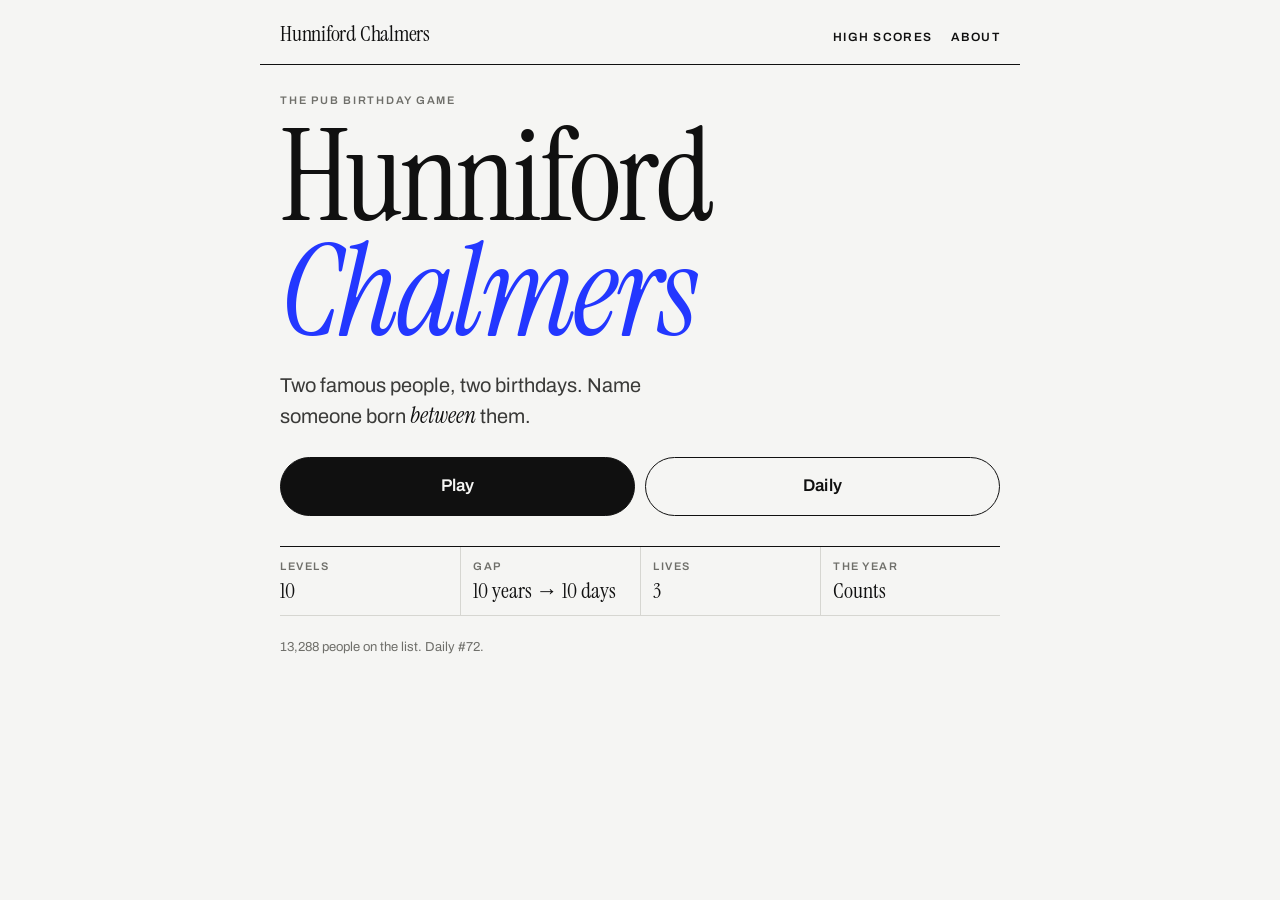
<file: index.html>
<!doctype html>
<html lang="en-GB">
<head>
<meta charset="utf-8">
<meta name="viewport" content="width=device-width, initial-scale=1, viewport-fit=cover">
<title>Hunniford Chalmers</title>
<meta name="description" content="The pub birthday game. Two famous people, two birthdays. Name someone born between them. Ten levels, from ten years apart down to ten days.">
<meta name="theme-color" content="#f5f5f3" media="(prefers-color-scheme: light)">
<meta name="theme-color" content="#0f0f0f" media="(prefers-color-scheme: dark)">
<link rel="canonical" href="https://hunnifordchalmers.com/">
<!-- Link previews (WhatsApp, iMessage, LinkedIn, Slack, X) -->
<meta property="og:type" content="website">
<meta property="og:site_name" content="Hunniford Chalmers">
<meta property="og:title" content="Hunniford Chalmers">
<meta property="og:description" content="The pub birthday game. Two famous people, two birthdays. Name someone born between them. Ten levels, from ten years apart down to ten days.">
<meta property="og:url" content="https://hunnifordchalmers.com/">
<meta property="og:image" content="https://hunnifordchalmers.com/og.png">
<meta property="og:image:width" content="1200">
<meta property="og:image:height" content="630">
<meta property="og:image:alt" content="Hunniford Chalmers — name someone born between two famous people's birthdays">
<meta name="twitter:card" content="summary_large_image">
<meta name="twitter:title" content="Hunniford Chalmers">
<meta name="twitter:description" content="The pub birthday game. Name someone born between two famous people's birthdays. Ten levels, ten years down to ten days.">
<meta name="twitter:image" content="https://hunnifordchalmers.com/og.png">
<link rel="icon" href="data:image/svg+xml,%3Csvg xmlns='http://www.w3.org/2000/svg' viewBox='0 0 64 64'%3E%3Crect width='64' height='64' fill='%23101010'/%3E%3Ctext x='32' y='46' font-size='38' text-anchor='middle' fill='%23f5f5f3' font-family='Georgia,serif' font-style='italic'%3EHC%3C/text%3E%3C/svg%3E">
<link rel="stylesheet" href="styles.css">
</head>
<body>

<header class="masthead">
  <a href="#" class="brand" data-go="home">Hunniford Chalmers</a>
  <nav class="nav">
    <button class="navlink" data-go="scores">High scores</button>
    <button class="navlink" data-go="about">About</button>
  </nav>
</header>

<main id="app">

  <!-- HOME -->
  <section id="screen-home" class="screen">
    <p class="eyebrow">The pub birthday game</p>
    <h1 class="title">Hunniford<br><em>Chalmers</em></h1>
    <p class="lede">Two famous people, two birthdays. Name someone born <em>between</em> them.</p>

    <div class="home-actions">
      <button class="btn primary big" data-action="play">Play</button>
      <button class="btn big" data-action="daily" id="btn-daily">Daily</button>
    </div>

    <dl class="facts">
      <div><dt>Levels</dt><dd>10</dd></div>
      <div><dt>Gap</dt><dd>10 years → 10 days</dd></div>
      <div><dt>Lives</dt><dd>3</dd></div>
      <div><dt>The year</dt><dd>Counts</dd></div>
    </dl>

    <p class="fine" id="data-count"></p>
  </section>

  <!-- LEVEL -->
  <section id="screen-level" class="screen" hidden>
    <div class="level-layout">
      <div class="status">
        <ol class="ladder" id="ladder" aria-label="Level">
          <li data-rung="1">1</li><li data-rung="2">2</li><li data-rung="3">3</li><li data-rung="4">4</li><li data-rung="5">5</li>
          <li data-rung="6">6</li><li data-rung="7">7</li><li data-rung="8">8</li><li data-rung="9">9</li><li data-rung="10">10</li>
        </ol>
        <div class="lives" id="lives" aria-label="Lives"><span></span><span></span><span></span></div>
      </div>

      <div class="level-main">
        <div class="level-name" id="level-name">Level 1</div>

        <div class="anchors">
          <article class="card" id="card-a"></article>
          <div class="between" aria-hidden="true"><span>between</span></div>
          <article class="card" id="card-b"></article>
        </div>

        <p class="prompt" id="prompt"></p>

        <div class="search">
          <input id="guess" type="text" autocomplete="off" autocapitalize="words" spellcheck="false" placeholder="Type a name…" aria-label="Your guess" aria-autocomplete="list" aria-controls="suggest">
          <ul id="suggest" class="suggest" role="listbox" hidden></ul>
        </div>
        <p class="note" id="note" aria-live="polite"></p>

        <button class="link small" data-action="giveup">Give up</button>
      </div>
    </div>
  </section>

  <!-- RESULT FLASH -->
  <div id="flash" class="flash" hidden>
    <div class="flash-inner" id="flash-inner"></div>
  </div>

  <!-- RUN OVER -->
  <section id="screen-over" class="screen" hidden>
    <p class="eyebrow">Run over</p>
    <h2 class="title small-title" id="over-title"></h2>
    <p class="lede" id="over-sub"></p>
    <div class="arcade" id="hs-entry" hidden>
      <div class="arcade-head">High score</div>
      <div class="arcade-blink">Enter your initials</div>
      <form class="initials" id="hs-form" autocomplete="off">
        <input id="hs-initials" type="text" maxlength="3" inputmode="latin" autocapitalize="characters" spellcheck="false" placeholder="AAA" aria-label="Your initials, three letters">
        <button class="btn primary" type="submit">Enter</button>
      </form>
    </div>
    <div class="arcade" id="hs-placed" hidden></div>
    <div class="anchors compact" id="over-anchors"></div>
    <h3 class="h3">You could have said</h3>
    <ul class="answers" id="over-answers"></ul>
    <div class="home-actions">
      <button class="btn primary big" data-action="again">Play again</button>
      <button class="btn big" data-action="share" id="btn-share">Share</button>
    </div>
    <pre class="share-preview" id="share-preview" hidden></pre>
  </section>

  <!-- HIGH SCORES -->
  <section id="screen-scores" class="screen" hidden>
    <p class="eyebrow">This machine</p>
    <h2 class="title small-title">High scores</h2>
    <p class="lede">Top ten runs on this device. Arcade rules: reach the table, enter three letters.</p>
    <div class="arcade">
      <table class="scores" id="scores-table">
        <thead><tr><th>#</th><th>Name</th><th>Level</th><th>Lives</th><th>When</th></tr></thead>
        <tbody></tbody>
      </table>
      <p class="fine" id="scores-empty" hidden>No scores yet. Go on, then.</p>
    </div>
    <div class="home-actions">
      <button class="btn primary big" data-action="play">Play</button>
      <button class="btn" data-go="home">Back</button>
    </div>
  </section>

  <!-- ABOUT -->
  <section id="screen-about" class="screen" hidden>
    <p class="eyebrow">Origin</p>
    <h2 class="title small-title">About</h2>
    <p class="prose">It started in a pub. Someone noticed that Gloria Hunniford and Judith Chalmers were born impossibly close together. They weren't — 10 April 1940 and 10 October 1935 — but they were both born on the 10th, and after four pints that was enough. The game that followed: name someone born between two birthdays, and keep making the gap smaller.</p>
    <h3 class="h3">How it works</h3>
    <ul class="rules">
      <li>Ten levels. The gap between the two birthdays starts at ten years and closes to ten days: ten years, five years, three years, eighteen months, a year, six months, three months, six weeks, three weeks, ten days.</li>
      <li>The <strong>year counts</strong>. Born on the same day as either anchor doesn't count. Strictly between.</li>
      <li>Three lives. A wrong birthday costs one. A name we don't have costs nothing. One go per name per run — once you've played someone, they're played.</li>
      <li>The list is a few thousand well-known people from Wikidata. Type a name that isn't on it and the game asks Wikidata for that person's birthday on the spot, so almost anyone with a Wikipedia page is fair game.</li>
    </ul>
    <h3 class="h3">Credits</h3>
    <p class="fine">Names, birthdays and descriptions from <a href="https://www.wikidata.org" rel="noopener">Wikidata</a> (CC0). Photos from <a href="https://commons.wikimedia.org" rel="noopener">Wikimedia Commons</a>; each photo links to its source page and licence. Not affiliated with, endorsed by or connected to either presenter.</p>
    <button class="btn" data-go="home">Back</button>
  </section>

</main>

<script src="data/people.js"></script>
<script src="app.js"></script>
</body>
</html>
</file>
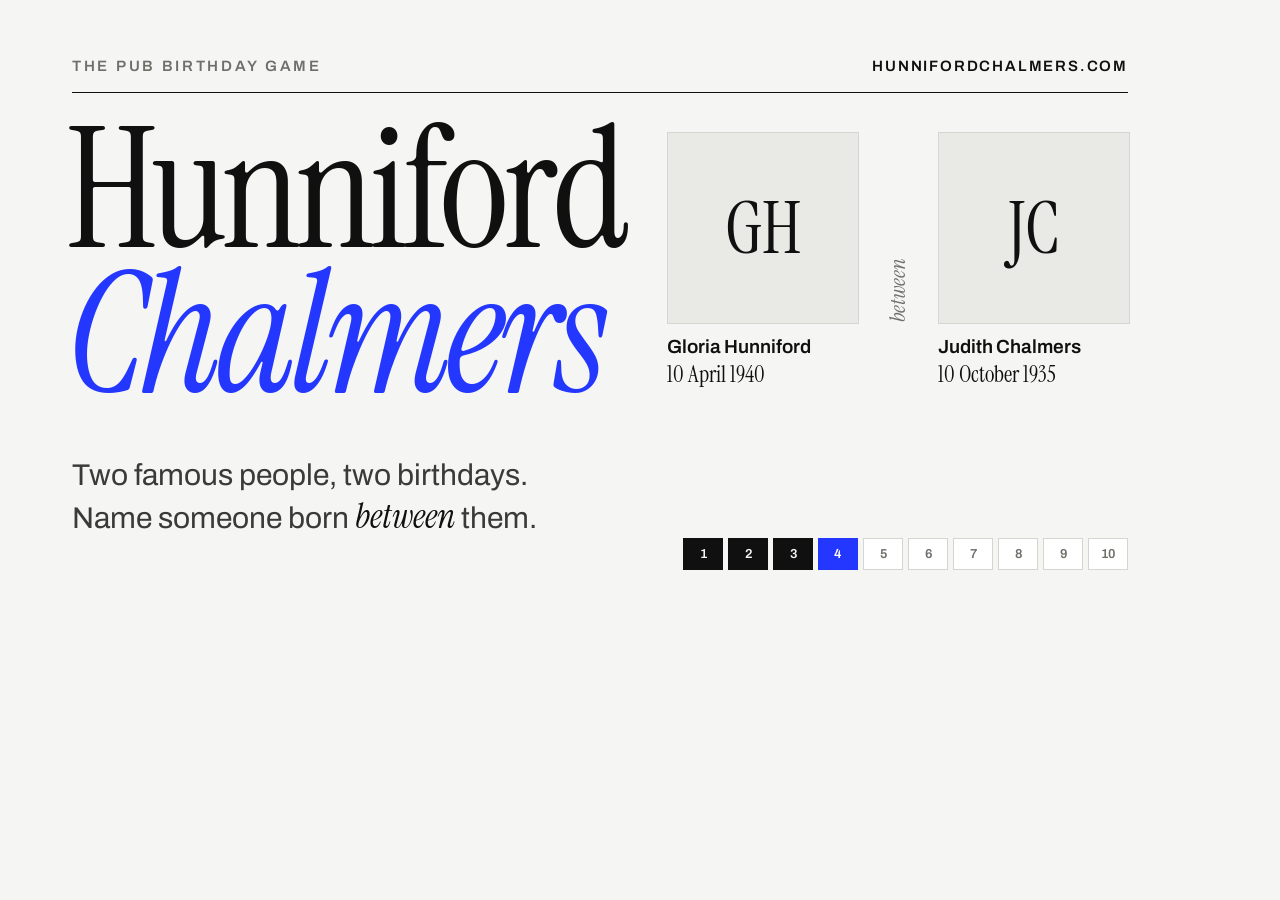
<file: scripts/og-template.html>
<!doctype html>
<html><head><meta charset="utf-8">
<style>
  @font-face { font-family: "Instrument Serif"; src: url("../fonts/InstrumentSerif-Regular.woff2") format("woff2"); font-weight: 400; }
  @font-face { font-family: "Instrument Serif"; src: url("../fonts/InstrumentSerif-Italic.woff2") format("woff2"); font-weight: 400; font-style: italic; }
  @font-face { font-family: "Archivo"; src: url("../fonts/Archivo-Variable.woff2") format("woff2"); font-weight: 100 900; }
  html, body { margin: 0; width: 1200px; height: 630px; overflow: hidden; }
  body { background: #f5f5f3; color: #101010; font-family: "Archivo", Helvetica, Arial, sans-serif; position: relative; }
  .rule { position: absolute; left: 72px; right: 72px; top: 92px; height: 1px; background: #101010; }
  .eyebrow { position: absolute; left: 72px; top: 58px; font-size: 15px; font-weight: 600; letter-spacing: .18em; text-transform: uppercase; color: #6f6f6a; }
  .site { position: absolute; right: 72px; top: 58px; font-size: 15px; font-weight: 600; letter-spacing: .12em; text-transform: uppercase; }
  .title { position: absolute; left: 66px; top: 118px; font-family: "Instrument Serif", Georgia, serif; font-size: 168px; line-height: .86; letter-spacing: -0.03em; }
  .title em { font-style: italic; color: #2337ff; }
  .sub { position: absolute; left: 72px; top: 456px; font-size: 30px; line-height: 1.3; color: #3a3a38; max-width: 620px; }
  .sub em { font-family: "Instrument Serif", Georgia, serif; font-style: italic; font-size: 1.15em; color: #101010; }
  .cards { position: absolute; right: 72px; top: 132px; display: flex; gap: 26px; align-items: flex-start; }
  .card { width: 190px; }
  .tile { width: 190px; height: 190px; background: #e9e9e5; border: 1px solid #d6d6d1; display: grid; place-items: center; font-family: "Instrument Serif", Georgia, serif; font-size: 72px; }
  .name { font-weight: 600; font-size: 19px; margin-top: 12px; letter-spacing: -0.005em; }
  .dob { font-family: "Instrument Serif", Georgia, serif; font-size: 23px; margin-top: 2px; }
  .between { align-self: center; font-family: "Instrument Serif", Georgia, serif; font-style: italic; font-size: 22px; color: #6f6f6a; writing-mode: vertical-rl; transform: rotate(180deg); margin-top: 60px; }
  .ladder { position: absolute; right: 72px; bottom: 60px; display: flex; gap: 5px; }
  .ladder span { width: 38px; height: 30px; border: 1px solid #d6d6d1; background: #fff; display: grid; place-items: center; font-size: 13px; font-weight: 600; color: #6f6f6a; }
  .ladder span.done { background: #101010; color: #f5f5f3; border-color: #101010; }
  .ladder span.now { background: #2337ff; color: #fff; border-color: #2337ff; }
</style>
<body>
  <div class="eyebrow">The pub birthday game</div>
  <div class="site">hunnifordchalmers.com</div>
  <div class="rule"></div>
  <div class="title">Hunniford<br><em>Chalmers</em></div>
  <div class="sub">Two famous people, two birthdays.<br>Name someone born <em>between</em> them.</div>
  <div class="cards">
    <div class="card"><div class="tile">GH</div><div class="name">Gloria Hunniford</div><div class="dob">10 April 1940</div></div>
    <div class="between">between</div>
    <div class="card"><div class="tile">JC</div><div class="name">Judith Chalmers</div><div class="dob">10 October 1935</div></div>
  </div>
  <div class="ladder"><span class="done">1</span><span class="done">2</span><span class="done">3</span><span class="now">4</span><span>5</span><span>6</span><span>7</span><span>8</span><span>9</span><span>10</span></div>
</body></html>
</file>
<file: styles.css>
/* Hunniford Chalmers — editorial skin.
   Off-white page, ink type, hairline rules, one cobalt accent. Serif for display, grotesk for UI. */

@font-face { font-family: "Instrument Serif"; src: url("fonts/InstrumentSerif-Regular.woff2") format("woff2"); font-weight: 400; font-style: normal; font-display: swap; }
@font-face { font-family: "Instrument Serif"; src: url("fonts/InstrumentSerif-Italic.woff2") format("woff2"); font-weight: 400; font-style: italic; font-display: swap; }
@font-face { font-family: "Archivo"; src: url("fonts/Archivo-Variable.woff2") format("woff2"); font-weight: 100 900; font-style: normal; font-display: swap; }

:root {
  color-scheme: light;
  --bg: #f5f5f3;
  --bg-2: #ffffff;
  --ink: #101010;
  --ink-2: #3a3a38;
  --muted: #6f6f6a;
  --rule: #d6d6d1;
  --rule-strong: #101010;
  --accent: #2337ff;
  --accent-ink: #ffffff;
  --good: #1b8f4e;
  --bad: #d7263d;
  --tile: #e9e9e5;
  --serif: "Instrument Serif", "Iowan Old Style", "Palatino Linotype", Georgia, serif;
  --sans: "Archivo", -apple-system, BlinkMacSystemFont, "Helvetica Neue", Helvetica, Arial, sans-serif;
  --mono: ui-monospace, "SF Mono", Menlo, Consolas, monospace;
  --gutter: 20px;
}
@media (prefers-color-scheme: dark) {
  :root:not([data-theme="light"]) {
    color-scheme: dark;
    --bg: #0f0f0f; --bg-2: #171716; --ink: #f2f2ee; --ink-2: #c9c9c3; --muted: #8f8f89;
    --rule: #2b2b29; --rule-strong: #f2f2ee; --accent: #7c8aff; --accent-ink: #0f0f0f;
    --good: #4fc37f; --bad: #ff5c6c; --tile: #222220;
  }
}
:root[data-theme="dark"] {
  color-scheme: dark;
  --bg: #0f0f0f; --bg-2: #171716; --ink: #f2f2ee; --ink-2: #c9c9c3; --muted: #8f8f89;
  --rule: #2b2b29; --rule-strong: #f2f2ee; --accent: #7c8aff; --accent-ink: #0f0f0f;
  --good: #4fc37f; --bad: #ff5c6c; --tile: #222220;
}

* { box-sizing: border-box; }
html { -webkit-text-size-adjust: 100%; }
body {
  margin: 0; background: var(--bg); color: var(--ink);
  font-family: var(--sans); font-size: 17px; line-height: 1.45; min-height: 100dvh;
}
a { color: inherit; }
button { font: inherit; color: inherit; }
[hidden] { display: none !important; }
::selection { background: var(--accent); color: var(--accent-ink); }

/* Masthead */
.masthead {
  max-width: 760px; margin: 0 auto; padding: 18px var(--gutter) 14px;
  display: flex; justify-content: space-between; align-items: baseline;
  border-bottom: 1px solid var(--rule-strong);
}
.brand { font-family: var(--serif); font-size: 22px; letter-spacing: -0.01em; text-decoration: none; }
.nav { display: flex; gap: 18px; }
.navlink { background: none; border: 0; padding: 0; font-size: 12px; font-weight: 600; letter-spacing: .12em; text-transform: uppercase; color: var(--ink); cursor: pointer; }
.navlink:hover { color: var(--accent); }

#app { max-width: 760px; margin: 0 auto; padding-block: 28px 64px; padding-inline: var(--gutter); }
.screen { animation: rise .28s cubic-bezier(.2,.7,.2,1); }
@keyframes rise { from { opacity: 0; transform: translateY(6px); } to { opacity: 1; transform: none; } }

/* Type */
.eyebrow { font-size: 11px; font-weight: 600; letter-spacing: .16em; text-transform: uppercase; color: var(--muted); margin: 0 0 10px; }
.title {
  font-family: var(--serif); font-weight: 400; letter-spacing: -0.025em; line-height: 0.9;
  font-size: clamp(60px, 15vw, 128px); margin: 0 0 22px; text-wrap: balance;
}
.title em { font-style: italic; color: var(--accent); }
.title.small-title { font-size: clamp(40px, 9vw, 64px); line-height: .95; margin-bottom: 14px; }
.lede { font-size: 20px; line-height: 1.4; color: var(--ink-2); max-width: 34ch; margin: 0 0 26px; text-wrap: pretty; }
.lede em { font-family: var(--serif); font-style: italic; font-size: 1.15em; color: var(--ink); }
.h3 { font-size: 11px; font-weight: 600; letter-spacing: .16em; text-transform: uppercase; color: var(--muted); margin: 26px 0 10px; padding-top: 12px; border-top: 1px solid var(--rule-strong); }
.fine { font-size: 13px; color: var(--muted); }
.prose { font-size: 18px; line-height: 1.5; max-width: 60ch; }

/* Buttons */
.btn {
  background: transparent; color: var(--ink); border: 1px solid var(--rule-strong);
  border-radius: 999px; padding: 12px 22px; cursor: pointer; font-weight: 600; font-size: 15px; letter-spacing: .01em;
  transition: background .15s, color .15s, transform .08s;
}
.btn:hover { background: var(--ink); color: var(--bg); }
.btn:active { transform: scale(.98); }
.btn.primary { background: var(--ink); color: var(--bg); }
.btn.primary:hover { background: var(--accent); color: var(--accent-ink); border-color: var(--accent); }
.btn.big { padding: 16px 30px; font-size: 17px; }
.link { background: none; border: none; color: var(--muted); text-decoration: underline; text-underline-offset: 3px; cursor: pointer; padding: 0; }
.link.small { font-size: 13px; }
.home-actions { display: flex; gap: 10px; flex-wrap: wrap; margin-bottom: 30px; }
.home-actions .btn { flex: 1 1 150px; }

/* Facts strip (home) */
.facts { display: grid; grid-template-columns: repeat(4, 1fr); margin: 0 0 22px; padding: 0; border-top: 1px solid var(--rule-strong); }
.facts div { padding: 12px 10px 12px 0; border-bottom: 1px solid var(--rule); }
.facts div + div { padding-left: 12px; border-left: 1px solid var(--rule); }
.facts dt { font-size: 11px; font-weight: 600; letter-spacing: .14em; text-transform: uppercase; color: var(--muted); }
.facts dd { margin: 4px 0 0; font-family: var(--serif); font-size: 22px; line-height: 1.1; }
@media (max-width: 460px) { .facts { grid-template-columns: 1fr 1fr; } .facts div:nth-child(3) { padding-left: 0; border-left: 0; } }

/* Level */
.level-layout { display: grid; gap: 18px; }
.status { display: flex; justify-content: space-between; align-items: center; gap: 16px; }
.ladder { list-style: none; margin: 0; padding: 0; display: flex; gap: 4px; flex: 1; }
.ladder li {
  flex: 1; height: 26px; display: grid; place-items: center; font-size: 11px; font-weight: 600;
  color: var(--muted); border: 1px solid var(--rule); background: var(--bg-2); font-variant-numeric: tabular-nums;
}
.ladder li.done { background: var(--ink); color: var(--bg); border-color: var(--ink); }
.ladder li.now { background: var(--accent); color: var(--accent-ink); border-color: var(--accent); }
.lives { display: flex; gap: 6px; flex: none; }
.lives span { width: 12px; height: 12px; border-radius: 50%; background: var(--ink); border: 1px solid var(--ink); transition: background .2s; }
.lives span.lost { background: transparent; }

.level-name { display: flex; align-items: baseline; gap: 14px; padding-bottom: 12px; border-bottom: 1px solid var(--rule-strong); }
.lv-num { font-family: var(--serif); font-size: 64px; line-height: .8; letter-spacing: -0.03em; }
.lv-label { font-size: 12px; font-weight: 600; letter-spacing: .14em; text-transform: uppercase; color: var(--muted); }

.anchors { display: grid; grid-template-columns: 1fr auto 1fr; gap: 12px; align-items: start; }
.anchors.compact { margin: 6px 0 4px; }
.between { align-self: center; display: grid; place-items: center; }
.between span { font-family: var(--serif); font-style: italic; font-size: 18px; color: var(--muted); writing-mode: vertical-rl; transform: rotate(180deg); }
.card { min-width: 0; }
.card .photo {
  display: block; width: 100%; aspect-ratio: 1; background: var(--tile); overflow: hidden; text-decoration: none;
  position: relative; border: 1px solid var(--rule);
}
.card .photo img { width: 100%; height: 100%; object-fit: cover; object-position: center 18%; display: block; filter: saturate(.9) contrast(1.05); }
.card .photo .initials { width: 100%; height: 100%; display: grid; place-items: center; font-family: var(--serif); font-size: 52px; color: var(--ink); }
.card .name { font-weight: 600; font-size: 16px; line-height: 1.2; margin-top: 10px; letter-spacing: -0.005em; }
.card .dob { font-family: var(--serif); font-size: 19px; margin-top: 2px; line-height: 1.1; }
.card .desc { color: var(--muted); font-size: 12px; margin-top: 4px; line-height: 1.3; }
.card.good .photo { border-color: var(--good); box-shadow: 0 0 0 3px var(--good); }
.card.bad .photo { border-color: var(--bad); box-shadow: 0 0 0 3px var(--bad); }
.card.boundary .photo { border-color: var(--accent); box-shadow: 0 0 0 3px var(--accent); }

.prompt { font-family: var(--serif); font-size: 24px; line-height: 1.2; margin: 6px 0 12px; text-wrap: pretty; }
.prompt strong { font-weight: 400; font-style: italic; color: var(--accent); }
.prompt .fine { font-family: var(--sans); font-size: 12px; display: block; margin-top: 6px; letter-spacing: .04em; text-transform: uppercase; }

.search { position: relative; }
#guess {
  width: 100%; font: inherit; font-size: 18px; padding: 14px 0; background: transparent; color: var(--ink);
  border: 0; border-bottom: 2px solid var(--rule-strong); outline: none; border-radius: 0;
}
#guess:focus { border-bottom-color: var(--accent); }
#guess::placeholder { color: var(--muted); }
.suggest {
  position: absolute; left: 0; right: 0; top: 100%; z-index: 5; margin: 0; padding: 0; list-style: none;
  background: var(--bg-2); border: 1px solid var(--rule-strong); box-shadow: 0 16px 40px rgba(0,0,0,.14); max-height: 320px; overflow-y: auto;
}
.suggest li { padding: 11px 14px; cursor: pointer; display: flex; justify-content: space-between; gap: 10px; border-bottom: 1px solid var(--rule); }
.suggest li:last-child { border-bottom: 0; }
.suggest li .d { color: var(--muted); font-size: 13px; white-space: nowrap; overflow: hidden; text-overflow: ellipsis; }
.suggest li.active, .suggest li:hover { background: var(--ink); color: var(--bg); }
.suggest li.active .d, .suggest li:hover .d { color: var(--bg); opacity: .7; }
.suggest li.wd { border-left: 3px solid var(--accent); }
.suggest .tag { color: var(--accent); font-size: 12px; margin-left: 6px; font-weight: 600; }
.suggest li.active .tag, .suggest li:hover .tag { color: var(--bg); }
.note { min-height: 1.4em; color: var(--muted); font-size: 14px; margin: 10px 0 18px; }
.note.warn { color: var(--ink); }
.note .link { color: var(--accent); font-size: inherit; }

/* Flash */
.flash {
  position: fixed; inset: 0; z-index: 20; display: grid; place-items: end center; padding: 16px;
  background: rgba(16,16,16,.55); cursor: pointer; animation: rise .18s ease-out;
}
@media (min-width: 640px) { .flash { place-items: center; } }
.flash-inner { width: min(380px, 100%); }
.flash .card { background: var(--bg); padding: 16px; border: 1px solid var(--rule-strong); box-shadow: 0 30px 80px rgba(0,0,0,.35); }
.flash .card .photo { max-width: 200px; margin: 0 auto; }
.flash .card .name, .flash .card .dob, .flash .card .desc { text-align: center; }
.flash .verdict { font-family: var(--serif); font-size: 34px; line-height: 1; margin-top: 14px; text-align: center; letter-spacing: -0.02em; }
.flash .card.good .verdict { color: var(--good); }
.flash .card.bad .verdict { color: var(--bad); }
.flash .card.boundary .verdict { color: var(--accent); }
.flash .why { color: var(--muted); font-size: 14px; margin-top: 6px; text-align: center; }
.flash .tap { color: rgba(255,255,255,.75); font-size: 11px; letter-spacing: .14em; text-transform: uppercase; text-align: center; margin-top: 12px; }

/* Over */
.answers { list-style: none; padding: 0; margin: 0 0 22px; border-top: 1px solid var(--rule); }
.answers li { display: flex; align-items: center; gap: 14px; padding: 10px 0; border-bottom: 1px solid var(--rule); }
.answers .thumb { width: 52px; height: 52px; overflow: hidden; flex: none; background: var(--tile); border: 1px solid var(--rule); text-decoration: none; display: block; }
.answers .thumb img { width: 100%; height: 100%; object-fit: cover; object-position: center 18%; }
.answers .thumb .initials { width: 100%; height: 100%; display: grid; place-items: center; font-family: var(--serif); font-size: 20px; }
.answers .who { line-height: 1.25; font-weight: 600; }
.answers .who small { display: block; font-weight: 400; color: var(--muted); font-size: 13px; }
.share-preview { background: var(--bg-2); border: 1px solid var(--rule); padding: 12px 14px; white-space: pre-wrap; font-size: 14px; font-family: var(--mono); }

/* High scores — the ledger */
.arcade { border-top: 1px solid var(--rule-strong); padding: 16px 0 6px; margin: 0 0 22px; }
.arcade-head { font-size: 11px; font-weight: 600; letter-spacing: .16em; text-transform: uppercase; color: var(--muted); }
.arcade-blink { font-family: var(--serif); font-size: 28px; letter-spacing: -0.01em; margin: 6px 0 14px; animation: blink 1.1s steps(1) infinite; }
@keyframes blink { 50% { opacity: .25; } }
.initials { display: flex; gap: 12px; align-items: center; }
#hs-initials {
  width: 4.6ch; font-family: var(--mono); font-size: 40px; font-weight: 700; letter-spacing: .25ch; text-align: center; text-transform: uppercase;
  padding: 4px 0 4px .25ch; background: transparent; border: 0; border-bottom: 3px solid var(--rule-strong); border-radius: 0; color: var(--ink); outline: none; caret-color: var(--accent);
}
#hs-initials:focus { border-bottom-color: var(--accent); }
#hs-initials::placeholder { color: var(--rule); }
.scores { width: 100%; border-collapse: collapse; font-size: 16px; font-variant-numeric: tabular-nums; }
.scores th { font-size: 11px; font-weight: 600; letter-spacing: .14em; text-transform: uppercase; color: var(--muted); text-align: left; padding: 6px 8px 8px 0; border-bottom: 1px solid var(--rule-strong); }
.scores td { padding: 10px 8px 10px 0; border-bottom: 1px solid var(--rule); white-space: nowrap; }
.scores td:first-child, .scores th:first-child { color: var(--muted); width: 3ch; }
.scores td.name { font-family: var(--mono); font-weight: 700; letter-spacing: .12em; }
.scores td.when { color: var(--muted); font-size: 13px; }
.scores tr.you td { background: color-mix(in srgb, var(--accent) 14%, transparent); animation: pulse 1.2s ease-in-out 3; }
@keyframes pulse { 50% { background: color-mix(in srgb, var(--accent) 40%, transparent); } }
.scores tr.first td.name { color: var(--accent); }
@media (max-width: 400px) { .scores th:last-child, .scores td:last-child { display: none; } }

.rules { padding-left: 18px; font-size: 17px; }
.rules li { margin-bottom: 10px; }

@media (max-width: 420px) {
  .card .desc { display: none; }
  .lv-num { font-size: 52px; }
  .btn.big { padding: 14px 20px; font-size: 16px; }
  .between span { font-size: 15px; }
}

@media (prefers-reduced-motion: reduce) {
  * { animation: none !important; transition: none !important; }
}
</file>
